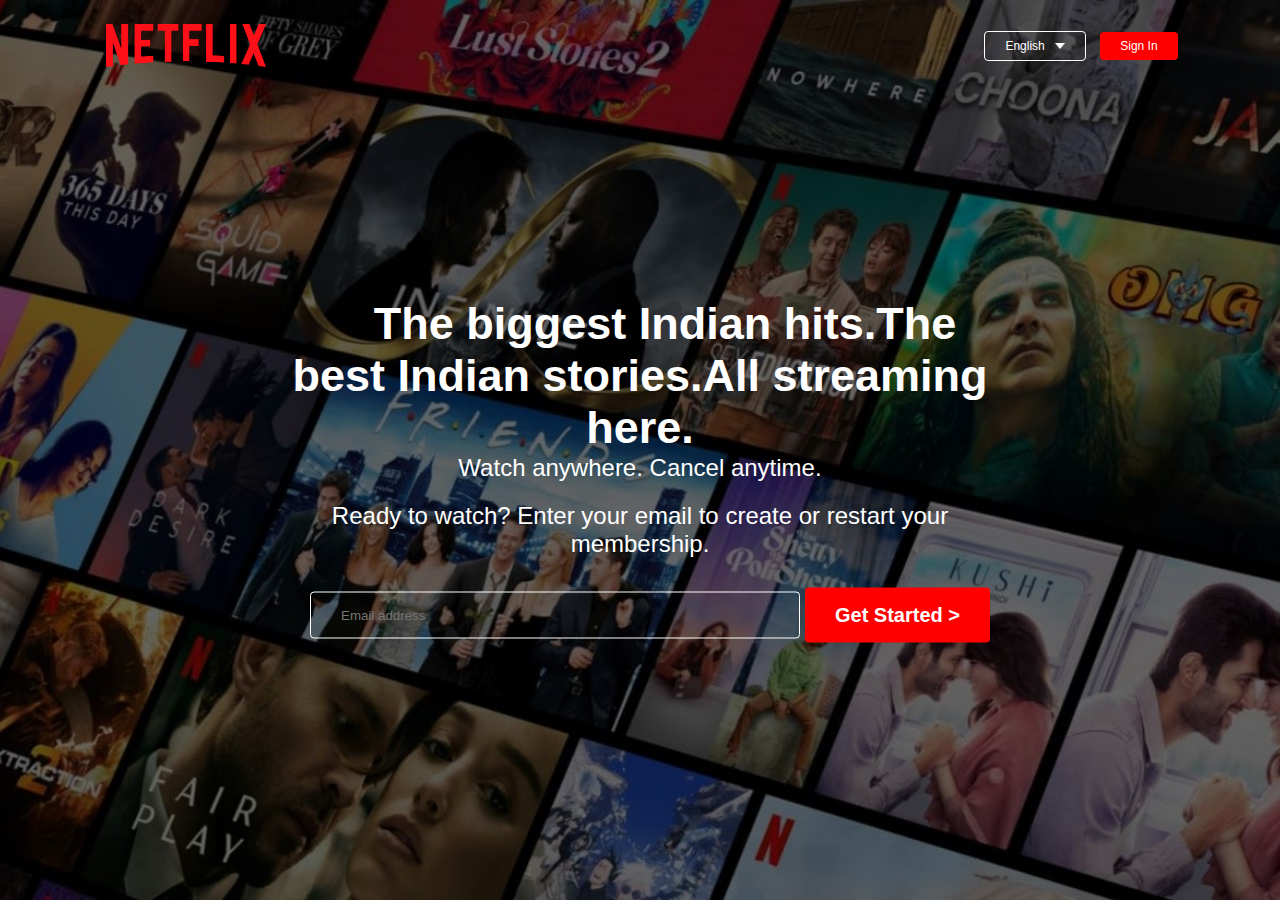
<file: index.html>
<!DOCTYPE html>
<html lang="en">
<head>
    <meta charset="UTF-8">
    <meta name="viewport" content="width=device-width, initial-scale=1.0">
    <title>Netflix Clone</title>
    <link rel="stylesheet" href="style.css">
</head>
<body>
    <div class="header">
        <nav>
            <img src="logo.png" class="logo">
            <div>
                <button class="lang">English<img src="down-icon.png">
                 </button>
            <a href="signin.htm"><button id="btn">Sign In</button></a>    
            </div>
        </nav>
        <div class="header-content">
            <h1>The biggest Indian hits.The best Indian stories.All streaming here.</h1>
            <h2>Watch anywhere. Cancel anytime.</h2>
            <h2>Ready to watch? Enter your email to create or restart your membership.
            </h2>
            <form class="email-signup">
                <input type="email" placeholder="Email address" required>
            </label>
           <button type="submit">Get Started <span> > </span>
                </button>
            </form>
        </div>
        </div>

</body>
</html>
</file>
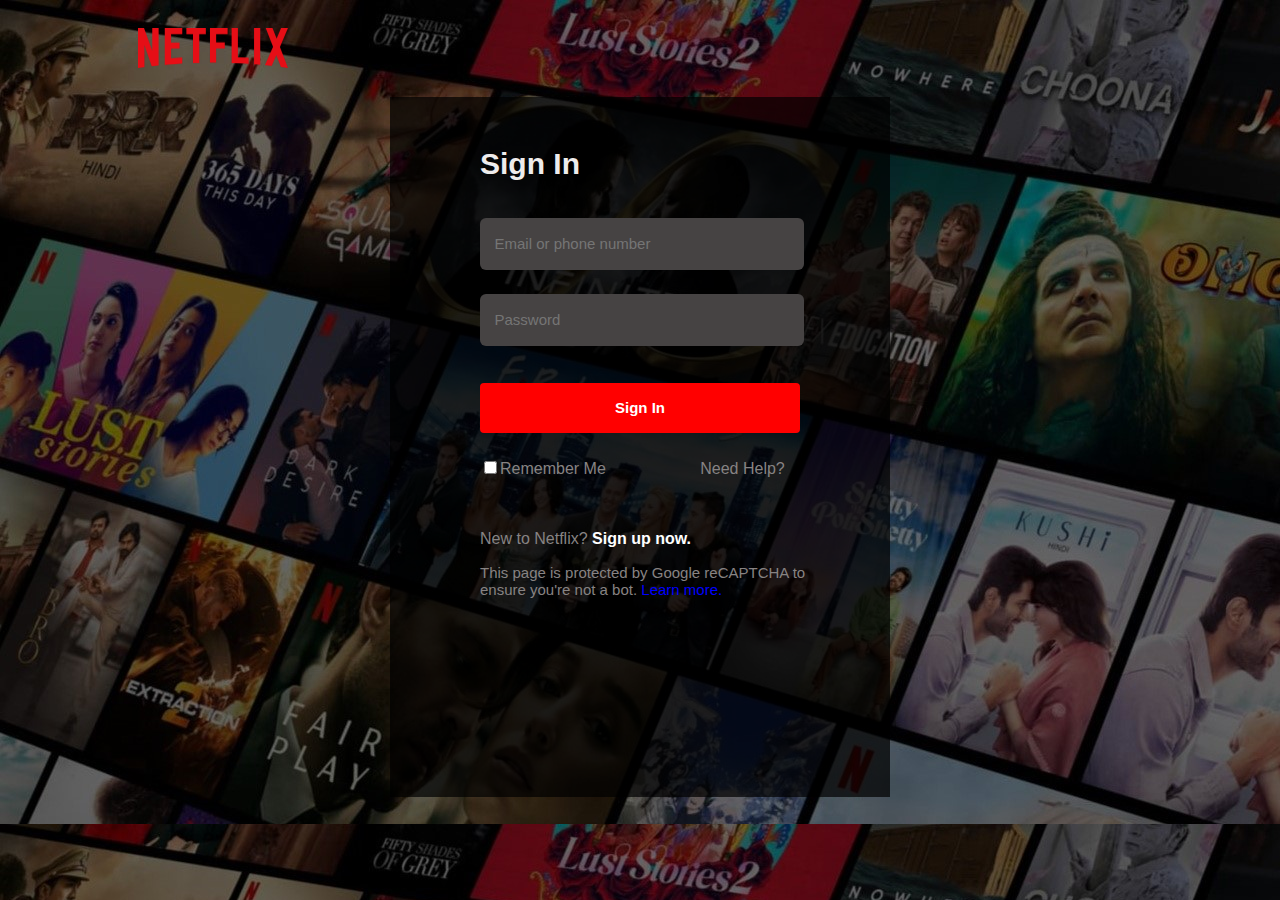
<file: signin.htm>
<!DOCTYPE html>
<html lang="en">
<head>
    <meta charset="UTF-8">
    <meta name="viewport" content="width=device-width, initial-scale=1.0">
    <title>login</title>
</head>
<style>
    *{
        font-family: Arial, Helvetica, sans-serif;
        border: none;
    }
body{
    background-image: url(bg.jpg);
}
    .signin{
       background-color: rgb(0,0, 0, 0.7) ;
       align-items: center;
       justify-content: center;
       width: 500px;
       height: 700px;
       margin: auto;
    }
       h2{
        color: rgb(238, 236, 236);
        font-size: 30px;
        padding-top: 50px;
        margin-left: 90px;
    }
    #sign{
        border-radius: 4px;
        background-color: red;
        margin: 25px;
        height: 50px;
        width: 320px;
        color: white;
        font-weight: 600;
        font-size: 15px;
        margin-left: 90px;
        cursor: pointer;
    }
    nav img{
        width: 150px;
        height: 40px;
        margin-top: 20px;
        margin-left: 30px;
        opacity: 1.5;
        filter: brightness(0.9);
        cursor: pointer;
    }
    .input{
        margin: 12px;
        height: 50px;
        width: 320px;
        border-radius: 6px;
        margin-left: 90px;
        background: rgb(70, 67, 67);
        color: grey;
        font-size: 15px;

    }
    a{
        text-decoration: none;
        color: rgb(135,131,131);
        justify-content: right;
        align-items: right;
        margin-left: 100px;
    }
    .check{
        color: rgb(135,131,131);
        margin-left: 90px;
    }
    #new{
        margin-left: 90px;
        color: rgb(135, 131, 131);
    }
    .up{
        color: white;
        font-weight: bold;
        margin-bottom: 20px;
    }
    #para a{
        color: blue;
        text-decoration: none;
        margin-left: 0;
    }
    .foot{
       background-color: rgba(0,0,0,0.5);
       color: rgb(135, 131, 131);
    }
    #para{
        font-size: 15px;
        color: rgb(135, 131, 131);
        margin-left: 90px;
    }
</style>
<body>
    <nav>
    <a href="index.html"><img src="logo.png" class="logo"></a>    
        </nav>
    <div class="signin">
    <h2>Sign In</h2>
    <form >
        <input type="email number" placeholder="   Email or phone number" class="input" required
        ><br>
        <input type="password" placeholder="   Password" class="input" required><br>
        <button id="sign">Sign In</button><br>
        <span class="check"><input type="checkbox" >Remember Me</span>
        <a href="#" class="check">Need Help?</a><br><br><br>
       <p id="new"> New to Netflix? <span class="up">Sign up now.</span><br></p>
    <p id="para">This page is protected by Google reCAPTCHA to <br>ensure you're not a bot.<a href="#"> Learn more.</p></a>
    </form>
</body>
</html>
</file>
<file: style.css>
*{
    margin: 0;
    padding: 0;
    font-family: 'Poppins', sans-serif;
    box-sizing: border-box;
}
body{
    background: black;
    color: #fff;
}
.header{
    width: 100%;
    height: 100vh;
    background-color: linear-gradient(grey,grey);
    background-image: url(bg.jpg);
    background-position: center;
    background-size: cover;
    padding: 10px 8%;
    position: relative;
}
nav{
    display: flex;
    align-items: center;
    justify-content: space-between;
    padding: 10px 0;
}
.logo{
    width: 160px;
    height:200px
    cursor: pointer;
    margin: 4px;
    le
}
nav button{
    border: 0;
    outline: 0;
    background: red;
    color: white;
    padding: 7px 20px;
    font-size: 12px;
    border-radius: 4px;
    margin-left: 10px;
    cursor: pointer;
}
.lang{
    display: inline-flex;
    border: 1px solid #fff;
    background-color: transparent;
    color: white;
    margin-left: 12px;
    align-items: center;
    padding: 7px 20px;
    border-radius: px;
}
.lang img{
    width: 10px;
    margin-left: 10px ;
}
.header-content{
    display: inline-block;
    position: absolute;
    top: 50%;
    left: 50%;
    transform: translate(-50%,-50%);
    text-align: center;
    margin-top: 20px ;
    font-weight: 900;
    font-size: 400;
}
.header-content h1{
    display: inline;
    font-size: 45px;
    list-style: 50px;
    font-weight: 900;
    max-width: 200px;
    padding-left: 50px;
    margin-bottom: 40px;
}
.header-content h2{
    font-weight: 400;
    margin-bottom: 20px;
}
.email-signup{
    background: transparent;
    border-radius: 4px;
    display: flex;
    align-items: center;
    margin-top: 30px;
    width: 700px;
}
.email-signup input{
    flex: 1;
    border: 1px solid white;
    border-radius: 4px;
    margin-left: 20px;
    background: transparent;
    color: white;
    padding: 15px 30px;

}
.email-signup button{
    background: red;
    border: 0;
    border-radius: 4px;
    outline: 0;
    color: white;
    font-size: 20px;
    font-weight: 600 ;
    cursor: pointer;
    padding: 16px 30px;
    margin-left: 5px;
}
</file>
